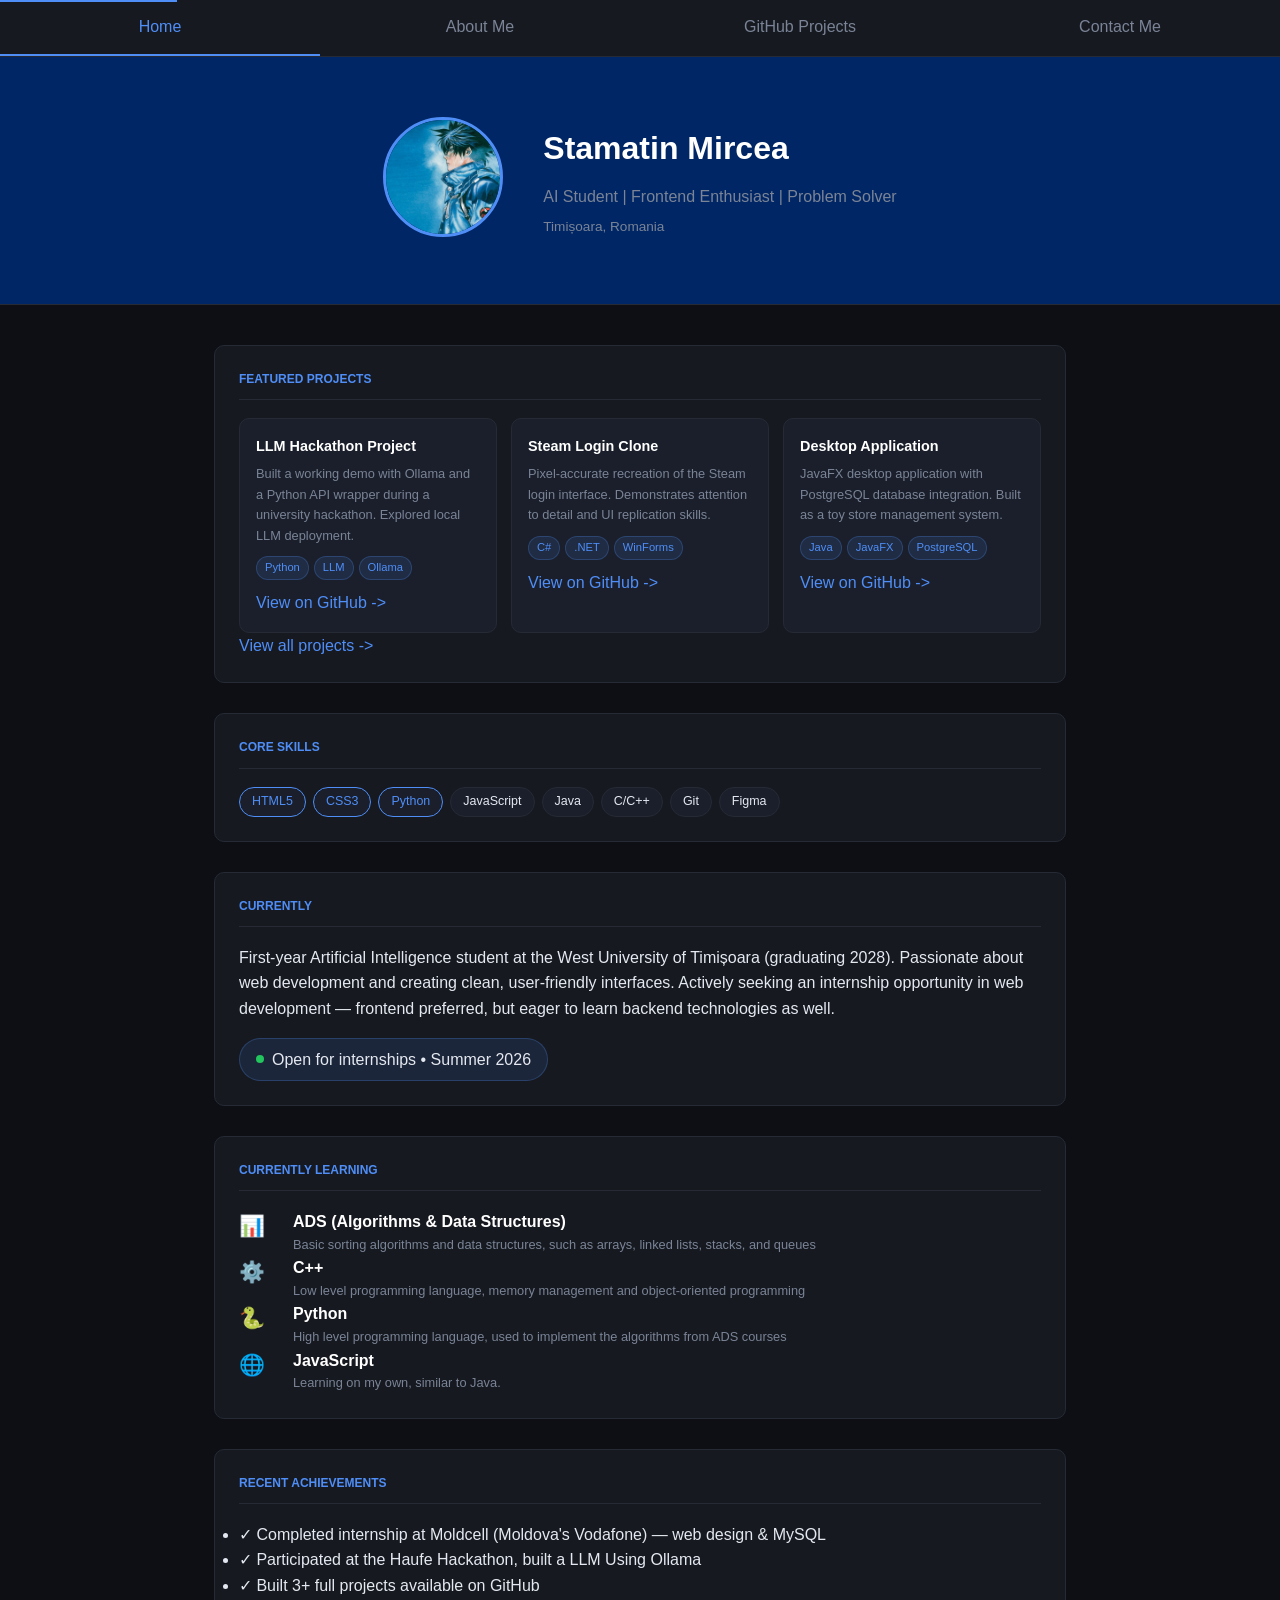
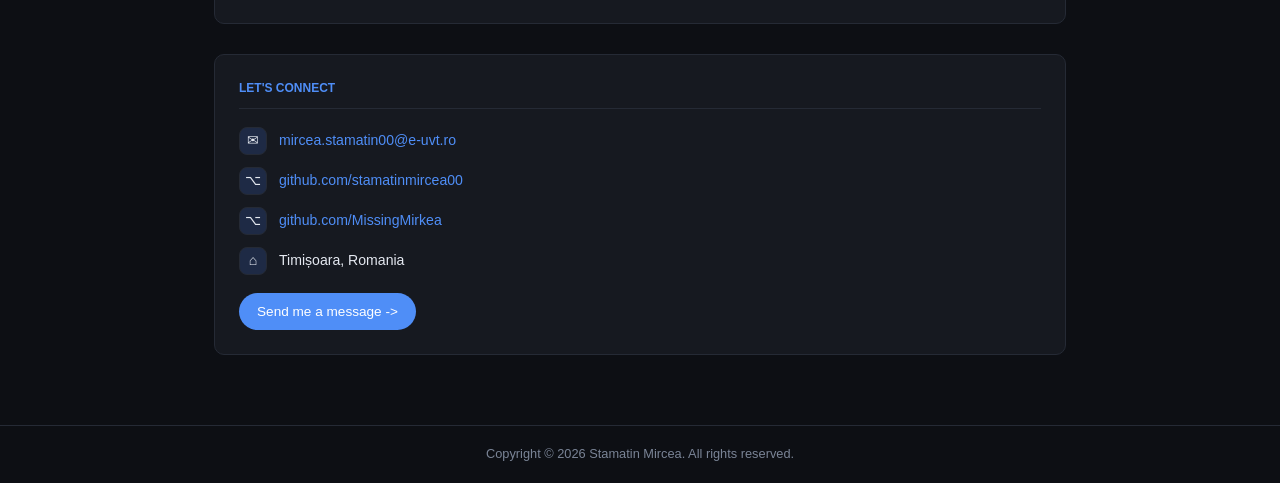
<file: index.html>
<!doctype html>
<html lang="en">
  <head>
    <meta charset="UTF-8" />
    <meta name="viewport" content="width=device-width, initial-scale=1.0" />
    <link rel="stylesheet" href="./css/style.css" />
    <title>Stamatin Mircea – AI Student & Developer Portfolio</title>
  </head>
  <body>
      <a href="#main-content" class="skip-link">Skip to main content</a>

    <header>
      <nav aria-label="main navigation">
        <ul>
          <li><a href="index.html" class="active">Home</a></li>
          <li><a href="about.html">About Me</a></li>
          <li><a href="github.html">GitHub Projects</a></li>
          <li><a href="contact.html">Contact Me</a></li>
        </ul>
      </nav>
    </header>

    <section id="descript">
      <div class="descript-left">
        <img
          src="./images/climber.jpg"
          alt="Buntarou Mori from The Climber manga looking left, wearing a blue jacket"
        />
      </div>
      <div class="descript-right">
        <h1>Stamatin Mircea</h1>
        <p>AI Student | Frontend Enthusiast | Problem Solver</p>
        <p class="location">Timișoara, Romania</p>
      </div>
    </section>

    <main id="main-content">

      <section class="cv-section">
        <h2>Featured Projects</h2>
        <div class="cards-grid">

          <article class="project-card">
            <h3>LLM Hackathon Project</h3>
            <p>Built a working demo with Ollama and a Python API wrapper during a university hackathon. Explored local LLM deployment.</p>
            <div class="tags">
              <span class="tag">Python</span>
              <span class="tag">LLM</span>
              <span class="tag">Ollama</span>
            </div>
            <a href="https://github.com/MissingMirkea/HaufeInternship2025">View on GitHub -></a>
          </article>

          <article class="project-card">
            <h3>Steam Login Clone</h3>
            <p>Pixel-accurate recreation of the Steam login interface. Demonstrates attention to detail and UI replication skills.</p>
            <div class="tags">
              <span class="tag">C#</span>
              <span class="tag">.NET</span>
              <span class="tag">WinForms</span>
            </div>
            <a href="https://github.com/MissingMirkea/SteamLabel">View on GitHub -></a>
          </article>

          <article class="project-card">
            <h3>Desktop Application</h3>
            <p>JavaFX desktop application with PostgreSQL database integration. Built as a toy store management system.</p>
            <div class="tags">
              <span class="tag">Java</span>
              <span class="tag">JavaFX</span>
              <span class="tag">PostgreSQL</span>
            </div>
            <a href="https://github.com/MissingMirkea/ToyStore" >View on GitHub -></a>
          </article>

        </div>
        <div class="section-footer">
          <a href="github.html" class="link">View all projects -></a>
        </div>
      </section>

      <section class="cv-section">
        <h2>Core Skills</h2>
        <div class="skills">
          <span class="card accent">HTML5</span>
          <span class="card accent">CSS3</span>
          <span class="card accent">Python</span>
          <span class="card">JavaScript</span>
          <span class="card">Java</span>
          <span class="card">C/C++</span>
          <span class="card">Git</span>
          <span class="card">Figma</span>
        </div>
      </section>

      <section class="cv-section">
        <h2>Currently</h2>
        <p>
          First-year Artificial Intelligence student at the West University of Timișoara (graduating 2028).
          Passionate about web development and creating clean, user-friendly interfaces. 
          Actively seeking an internship opportunity in web development — frontend preferred, 
          but eager to learn backend technologies as well.
        </p>
        <div class="status-badge">
          <span class="dot"></span>
          Open for internships • Summer 2026
        </div>
      </section>

      <section class="cv-section">
        <h2>Currently Learning</h2>
        <div class="learning-item">
            <span class="learning-icon">📊</span>
            <div>
              <strong>ADS (Algorithms & Data Structures)</strong>
              <p>Basic sorting algorithms and data structures, such as arrays, linked lists, stacks, and queues</p>
            </div>
          </div>
          <div class="learning-item">
            <span class="learning-icon">⚙️</span>
            <div>
              <strong>C++</strong>
              <p>Low level programming language, memory management and object-oriented programming</p>
            </div>
          </div>
          <div class="learning-item">
            <span class="learning-icon">🐍</span>
            <div>
              <strong>Python</strong>
              <p>High level programming language, used to implement the algorithms from ADS courses</p>
            </div>
          </div>
          <div class="learning-item">
            <span class="learning-icon">🌐</span>
            <div>
              <strong>JavaScript</strong>
              <p>Learning on my own, similar to Java.</p>
            </div>
          </div>
        </div>
      </section>

      <section class="cv-section">
        <h2>Recent Achievements</h2>
        <ul class="achievement-list">
          <li>✓ Completed internship at Moldcell (Moldova's Vodafone) — web design & MySQL</li>
          <li>✓ Participated at the Haufe Hackathon, built a LLM Using Ollama</li>
          <li>✓ Built 3+ full projects available on GitHub</li>
        </ul>
      </section>

      <section class="cv-section">
        <h2>Let's Connect</h2>
        <div class="contact-list">
          <div class="contact-item">
            <span class="contact-icon">✉</span>
            <a href="mailto:mircea.stamatin00@e-uvt.ro">mircea.stamatin00@e-uvt.ro</a>
          </div>
          <div class="contact-item">
            <span class="contact-icon">⌥</span>
            <a href="https://github.com/stamatinmircea00" >github.com/stamatinmircea00</a>
          </div>
           <div class="contact-item">
            <span class="contact-icon">⌥</span>
            <a href="https://github.com/MissingMirkea" >github.com/MissingMirkea</a>
          </div>
          <div class="contact-item">
            <span class="contact-icon">⌂</span>
            <span>Timișoara, Romania</span>
          </div>
        </div>
        <a href="contact.html" class="cta-link">Send me a message -></a>
      </section>

    </main>

    <footer>
      <p>Copyright &copy; 2026 Stamatin Mircea. All rights reserved.</p>
    </footer>

  </body>
</html>
</file>
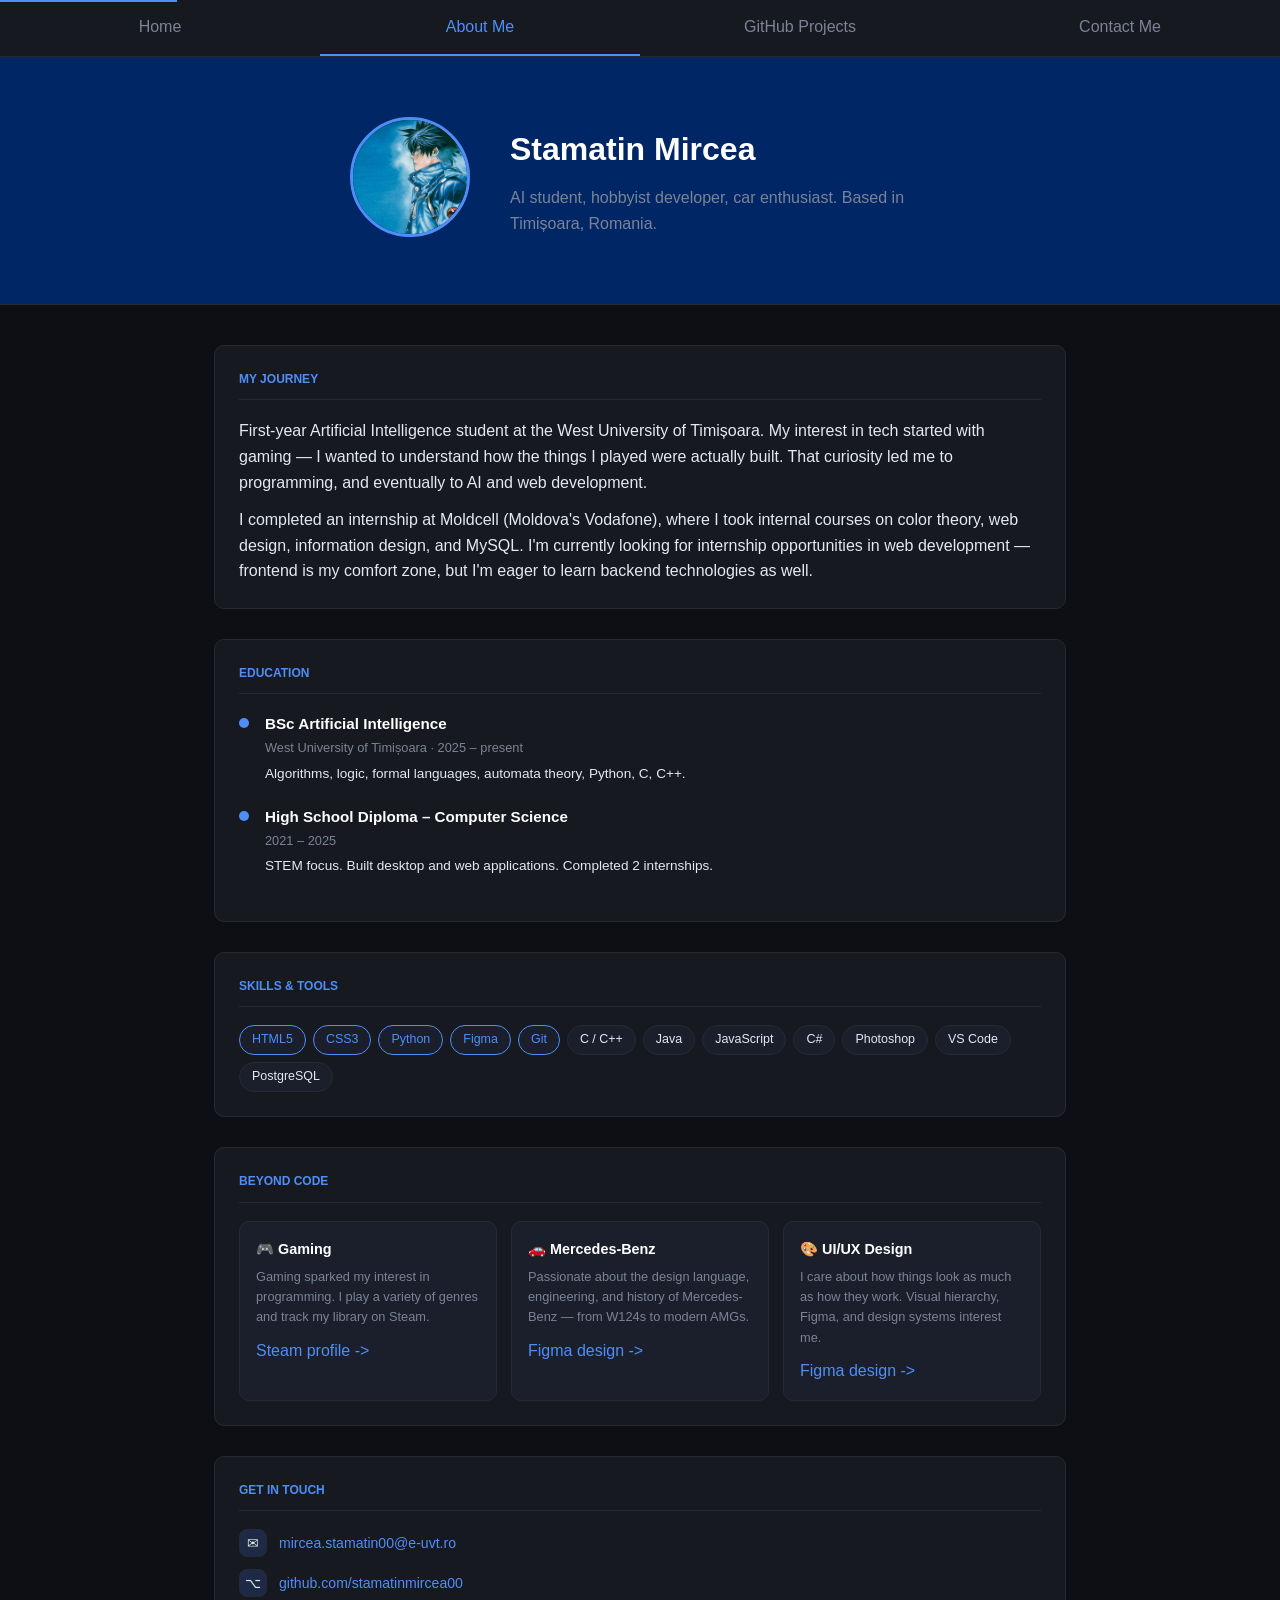
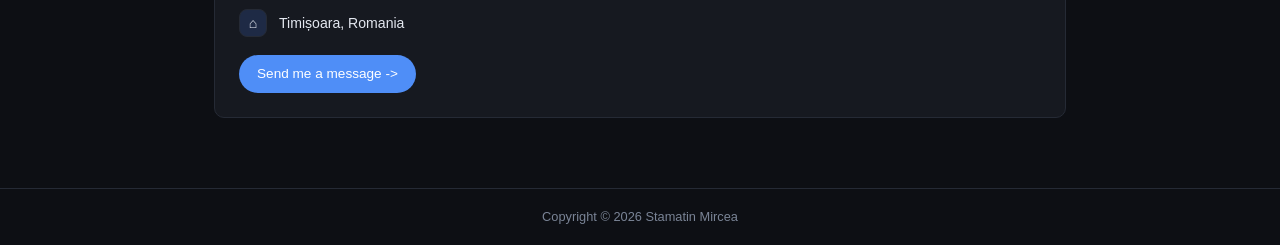
<file: about.html>
<!doctype html>
<html lang="en">
  <head>
    <meta charset="UTF-8" />
    <meta name="viewport" content="width=device-width, initial-scale=1.0" />
    <link rel="stylesheet" href="./css/style.css" />
    <title>About Me – Stamatin Mircea</title>
  </head>
  <body>
        <a href="#main-content" class="skip-link">Skip to main content</a>

    <header>
      <nav aria-label="main navigation">
        <ul>
          <li><a href="index.html">Home</a></li>
          <li><a href="about.html" class="active">About Me</a></li>
          <li><a href="github.html">GitHub Projects</a></li>
          <li><a href="contact.html">Contact Me</a></li>
        </ul>
      </nav>
    </header>

    <section id="descript">
      <div class="descript-left">
        <img
          src="./images/climber.jpg"
          alt="Buntarou Mori from The Climber manga looking left"
        />
      </div>
      <div class="descript-right">
        <h1>Stamatin Mircea</h1>
        <p>
          AI student, hobbyist developer, car enthusiast. Based in Timișoara,
          Romania.
        </p>
      </div>
    </section>

    <main id="main-content">
      <section class="cv-section">
        <h2>My Journey</h2>
        <p>
          First-year Artificial Intelligence student at the West University of
          Timișoara. My interest in tech started with gaming — I wanted to
          understand how the things I played were actually built. That curiosity
          led me to programming, and eventually to AI and web development.
        </p>
        <p style="margin-top: 12px">
          I completed an internship at Moldcell (Moldova's Vodafone), where I
          took internal courses on color theory, web design, information design,
          and MySQL. I'm currently looking for internship opportunities in web
          development — frontend is my comfort zone, but I'm eager to learn
          backend technologies as well.
        </p>
      </section>

      <section class="cv-section">
        <h2>Education</h2>
        <div class="timeline-item">
          <div class="timeline-dot"></div>
          <div class="timeline-content">
            <h3>BSc Artificial Intelligence</h3>
            <p class="meta">West University of Timișoara · 2025 – present</p>
            <p>
              Algorithms, logic, formal languages, automata theory, Python, C,
              C++.
            </p>
          </div>
        </div>
        <div class="timeline-item">
          <div class="timeline-dot"></div>
          <div class="timeline-content">
            <h3>High School Diploma – Computer Science</h3>
            <p class="meta">2021 – 2025</p>
            <p>
              STEM focus. Built desktop and web applications. Completed 2
              internships.
            </p>
          </div>
        </div>
      </section>

      <section class="cv-section">
        <h2>Skills & Tools</h2>
        <div class="skills">
          <span class="card accent">HTML5</span>
          <span class="card accent">CSS3</span>
          <span class="card accent">Python</span>
          <span class="card accent">Figma</span>
          <span class="card accent">Git</span>
          <span class="card">C / C++</span>
          <span class="card">Java</span>
          <span class="card">JavaScript</span>
          <span class="card">C#</span>
          <span class="card">Photoshop</span>
          <span class="card">VS Code</span>
          <span class="card">PostgreSQL</span>
        </div>
      </section>

      <section class="cv-section">
        <h2>Beyond Code</h2>
        <div class="cards-grid">
          <article class="project-card">
            <h3>🎮 Gaming</h3>
            <p>
              Gaming sparked my interest in programming. I play a variety of
              genres and track my library on Steam.
            </p>
            <a href="https://steamcommunity.com/id/metanoss/"
              >Steam profile -></a
            >
          </article>
          <article class="project-card">
            <h3>🚗 Mercedes-Benz</h3>
            <p>
              Passionate about the design language, engineering, and history of
              Mercedes-Benz — from W124s to modern AMGs.
            </p>
            <a
              href="https://www.figma.com/design/hnxFnQ6Jcvk5YuZM6ooMzJ/Mercedes?node-id=0-1&t=zbNVT86B1UT4k3LU-1"
              target="_blank"
              >Figma design -></a
            >
          </article>
          <article class="project-card">
            <h3>🎨 UI/UX Design</h3>
            <p>
              I care about how things look as much as how they work. Visual
              hierarchy, Figma, and design systems interest me.
            </p>
            <a
              href="https://www.figma.com/design/hnxFnQ6Jcvk5YuZM6ooMzJ/Mercedes?node-id=0-1&t=zbNVT86B1UT4k3LU-1"
              target="_blank"
              >Figma design -></a
            >
          </article>
        </div>
      </section>

      <section class="cv-section">
        <h2>Get in Touch</h2>
        <div class="contact-list">
          <div class="contact-item">
            <span class="contact-icon">✉</span>
            <a href="mailto:mircea.stamatin00@e-uvt.ro"
              >mircea.stamatin00@e-uvt.ro</a
            >
          </div>
          <div class="contact-item">
            <span class="contact-icon">⌥</span>
            <a href="https://github.com/stamatinmircea00" target="_blank"
              >github.com/stamatinmircea00</a
            >
          </div>
          <div class="contact-item">
            <span class="contact-icon">⌂</span>
            <span>Timișoara, Romania</span>
          </div>
        </div>
        <a href="contact.html" class="cta-link">Send me a message -></a>
      </section>
    </main>

    <footer>
      <p>Copyright &copy; 2026 Stamatin Mircea</p>
    </footer>
  </body>
</html>
</file>
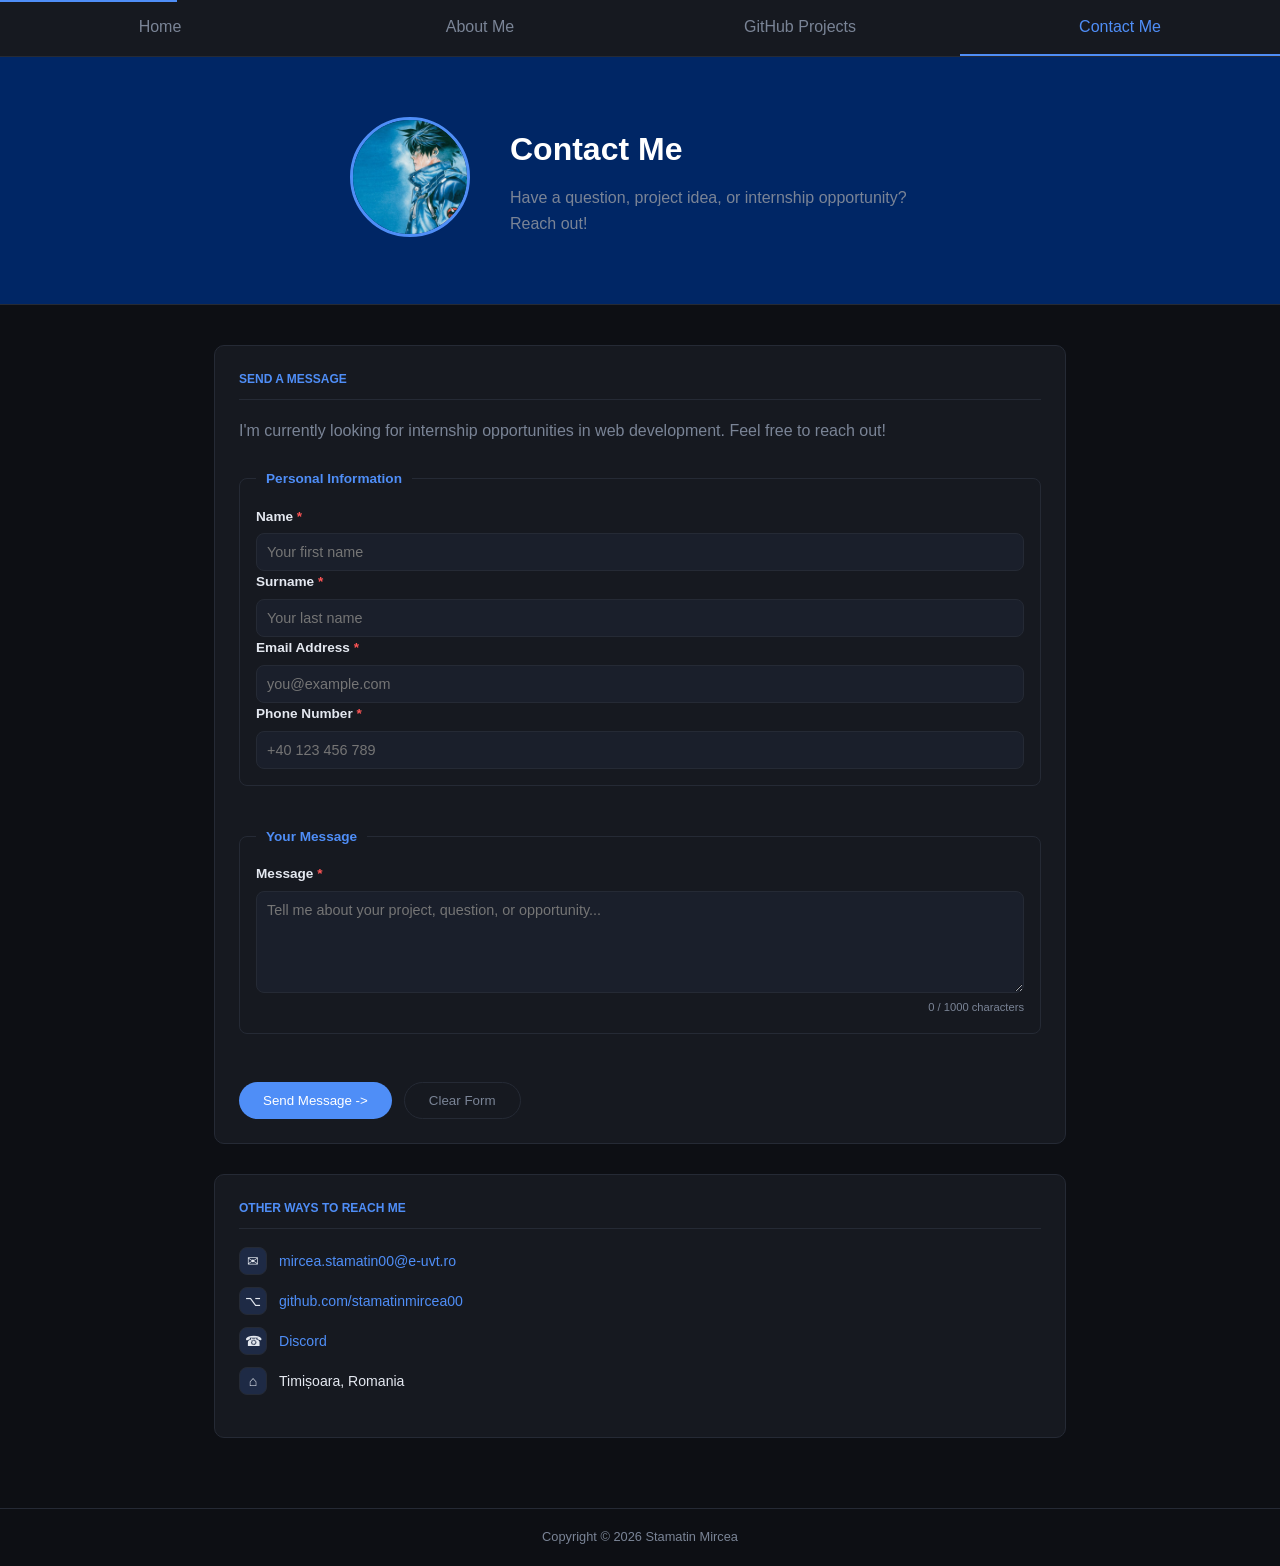
<file: contact.html>
<!doctype html>
<html lang="en">
  <head>
    <meta charset="UTF-8" />
    <meta name="viewport" content="width=device-width, initial-scale=1.0" />
    <link rel="stylesheet" href="./css/style.css" />
    <title>Contact Me – Stamatin Mircea</title>
  </head>
  <body>
        <a href="#main-content" class="skip-link">Skip to main content</a>

    <header>
      <nav aria-label="main navigation">
        <ul>
          <li><a href="index.html">Home</a></li>
          <li><a href="about.html">About Me</a></li>
          <li><a href="github.html">GitHub Projects</a></li>
          <li><a href="contact.html" class="active">Contact Me</a></li>
        </ul>
      </nav>
    </header>

    <section id="descript">
      <div class="descript-left">
        <img
          src="./images/climber.jpg"
          alt="Buntarou Mori from The Climber manga looking left"
        />
      </div>
      <div class="descript-right">
        <h1>Contact Me</h1>
        <p>
          Have a question, project idea, or internship opportunity? Reach out!
        </p>
      </div>
    </section>

    <main id="main-content">
      <section class="cv-section">
    <h2>Send a Message</h2>
    <p class="form-intro">
        I'm currently looking for internship opportunities in web development.
        Feel free to reach out!
    </p>

    <form action="#" method="post" class="contact-form" id="contactForm" novalidate>
        
        <fieldset>
            <legend>Personal Information</legend>
            
            <div class="form-group">
                <label for="name">Name <span class="required">*</span></label>
                <input type="text" id="name" name="name" required placeholder="Your first name" minlength="2" maxlength="50" />
                <div class="error-message" id="name-error"></div>
            </div>

            <div class="form-group">
                <label for="surname">Surname <span class="required">*</span></label>
                <input type="text" id="surname" name="surname" required placeholder="Your last name" minlength="2" maxlength="50" />
                <div class="error-message" id="surname-error"></div>
            </div>

            <div class="form-group">
                <label for="email">Email Address <span class="required">*</span></label>
                <input type="email" id="email" name="email" required placeholder="you@example.com" pattern="[a-z0-9._%+-]+@[a-z0-9.-]+\.[a-z]{2,}$" />
                <div class="error-message" id="email-error"></div>
            </div>

            <div class="form-group">
                <label for="phone">Phone Number <span class="required">*</span></label>
                <input type="tel" id="phone" name="phone" required placeholder="+40 123 456 789" pattern="[0-9+\s\-\(\)]{8,20}" />
                <div class="error-message" id="phone-error"></div>
            </div>
        </fieldset>

        <fieldset>
            <legend>Your Message</legend>
            
            <div class="form-group">
                <label for="message">Message <span class="required">*</span></label>
                <textarea id="message" name="message" required placeholder="Tell me about your project, question, or opportunity..." rows="5" minlength="10" maxlength="1000" style="max-width: 802px"></textarea>
                <div class="error-message" id="message-error"></div>
                <small class="character-count">0 / 1000 characters</small>
            </div>
        </fieldset>

        <div class="form-actions">
            <button type="submit" class="submit-btn">Send Message -></button>
            <button type="reset" class="reset-btn">Clear Form</button>
        </div>

        <div class="success-message" id="successMessage" style="display: none">
            ✓ Thank you for your message! I'll get back to you soon.
        </div>
    </form>
</section>

      <section class="cv-section">
        <h2>Other Ways to Reach Me</h2>
        <div class="contact-list">
          <div class="contact-item">
            <span class="contact-icon">✉</span>
            <a href="mailto:mircea.stamatin00@e-uvt.ro"
              >mircea.stamatin00@e-uvt.ro</a
            >
          </div>
          <div class="contact-item">
            <span class="contact-icon">⌥</span>
            <a href="https://github.com/stamatinmircea00"
              >github.com/stamatinmircea00</a
            >
          </div>
          <div class="contact-item">
            <span class="contact-icon">☎</span>
            <a href="https://discordapp.com/users/1328396941444255839"
              >Discord</a
            >
          </div>
          <div class="contact-item">
            <span class="contact-icon">⌂</span>
            <span>Timișoara, Romania</span>
          </div>
        </div>
      </section>
    </main>

    <footer>
      <p>Copyright &copy; 2026 Stamatin Mircea</p>
    </footer>
  </body>
</html>
</file>
<file: css/style.css>
* {
    margin: 0;
    padding: 0;
    box-sizing: border-box;
}

body {
    font-family: Verdana, sans-serif;
    background-color: #0d0f14;
    color: #e4e8f0;
    line-height: 1.6;
}

a {
    color: #4f8ef7;
    text-decoration: none;
}

a:hover {
    text-decoration: underline;
}

.skip-link {
    position: absolute;
    top: -40px;
    left: 0;
    background: #4f8ef7;
    color: white;
    padding: 8px 16px;
    z-index: 100;
}

.skip-link:focus {
    top: 0;
}

header {
    position: sticky;
    top: 0;
    background-color: #161920;
    border-bottom: 1px solid #252a35;
}

nav ul {
    list-style: none;
    display: flex;
}

nav ul li {
    flex: 1;
    text-align: center;
}

nav ul li a {
    display: block;
    padding: 14px 0;
    color: #7a8496;
    border-bottom: 2px solid transparent;
}

nav ul li a:hover,
nav ul li a.active {
    color: #4f8ef7;
    border-bottom: 2px solid #4f8ef7;
    text-decoration: none;
}

#descript {
    display: flex;
    align-items: center;
    gap: 40px;
    padding: 60px 40px;
    background-color: #002665;
    justify-content: center;
    border-bottom: 1px solid #252a35;
}

.descript-left img {
    width: 120px;
    height: 120px;
    border-radius: 50%;
    object-fit: cover;
    border: 3px solid #4f8ef7;
}

.descript-right h1 {
    font-size: 2rem;
    color: white;
    margin-bottom: 10px;
}

.descript-right p {
    color: #7a8496;
    max-width: 420px;
}

.location {
    font-size: 0.85rem;
    margin-top: 6px;
    color: #7a8496;
}

main {
    max-width: 900px;
    margin: 0 auto;
    padding: 40px 24px;
}

.cv-section {
    background-color: #161920;
    border: 1px solid #252a35;
    border-radius: 10px;
    padding: 24px;
    margin-bottom: 30px;
}

.cv-section h2 {
    font-size: 0.75rem;
    text-transform: uppercase;
    color: #4f8ef7;
    margin-bottom: 18px;
    padding-bottom: 10px;
    border-bottom: 1px solid #252a35;
}

.cards-grid {
    display: grid;
    grid-template-columns: repeat(auto-fill, minmax(200px, 1fr));
    gap: 14px;
}

.project-card {
    background-color: #1a1f2b;
    border: 1px solid #252a35;
    border-radius: 10px;
    padding: 16px;
}

.project-card h3 {
    font-size: 0.9rem;
    color: white;
    margin-bottom: 6px;
}

.project-card p {
    font-size: 0.8rem;
    color: #7a8496;
    margin-bottom: 10px;
}

.tags {
    display: flex;
    flex-wrap: wrap;
    gap: 5px;
    margin-bottom: 10px;
}

.tag {
    font-size: 0.7rem;
    padding: 2px 8px;
    border-radius: 20px;
    background-color: rgba(79, 142, 247, 0.12);
    color: #4f8ef7;
    border: 1px solid rgba(79, 142, 247, 0.25);
}

.skills {
    display: flex;
    flex-wrap: wrap;
    gap: 7px;
}

.card {
    display: inline-block;
    padding: 4px 12px;
    border-radius: 20px;
    font-size: 0.78rem;
    background-color: #1a1f2b;
    border: 1px solid #252a35;
    color: #e4e8f0;
}

.card.accent {
    border-color: #4f8ef7;
    color: #4f8ef7;
}

.timeline-item {
    display: flex;
    gap: 16px;
    margin-bottom: 20px;
}

.timeline-dot {
    width: 10px;
    height: 10px;
    border-radius: 50%;
    background-color: #4f8ef7;
    margin-top: 6px;
}

.timeline-content h3 {
    font-size: 0.95rem;
    color: white;
    margin-bottom: 2px;
}

.timeline-content .meta {
    font-size: 0.8rem;
    color: #7a8496;
    margin-bottom: 4px;
}

.timeline-content p {
    font-size: 0.85rem;
    color: #e4e8f0;
}

.contact-list {
    display: flex;
    flex-direction: column;
    gap: 12px;
    margin-bottom: 18px;
}

.contact-item {
    display: flex;
    align-items: center;
    gap: 12px;
    font-size: 0.88rem;
}

.contact-icon {
    width: 28px;
    height: 28px;
    border-radius: 8px;
    background-color: #1e2a45;
    border: 1px solid #252a35;
    display: flex;
    align-items: center;
    justify-content: center;
}

.cta-link {
    display: inline-block;
    padding: 8px 18px;
    border-radius: 25px;
    background-color: #4f8ef7;
    color: white;
    font-size: 0.85rem;
}

.cta-link:hover {
    opacity: 0.85;
    text-decoration: none;
}

footer {
    border-top: 1px solid #252a35;
    text-align: center;
    padding: 18px;
    font-size: 0.8rem;
    color: #7a8496;
}

.learning-list {
    display: flex;
    flex-direction: column;
    gap: 16px;
}

.learning-item {
    display: flex;
    gap: 14px;
}

.learning-icon {
    font-size: 1.3rem;
    width: 40px;
}

.learning-item strong {
    color: white;
}

.learning-item p {
    font-size: 0.8rem;
    color: #7a8496;
}

.status-badge {
    display: inline-flex;
    align-items: center;
    gap: 8px;
    background-color: rgba(79, 142, 247, 0.12);
    border: 1px solid rgba(79, 142, 247, 0.25);
    border-radius: 30px;
    padding: 8px 16px;
    margin-top: 16px;
}

.dot {
    width: 8px;
    height: 8px;
    background-color: #22c55e;
    border-radius: 50%;
    display: inline-block;
}

.projects-table, .stats-table {
    width: 100%;
    border-collapse: collapse;
    font-size: 0.85rem;
}

.projects-table caption, .stats-table caption {
    font-size: 0.75rem;
    color: #7a8496;
    margin-bottom: 12px;
    caption-side: bottom;
    padding-top: 10px;
}

.projects-table th, .stats-table th {
    background-color: #1a1f2b;
    color: #4f8ef7;
    padding: 10px;
    text-align: left;
    border-bottom: 2px solid #252a35;
}

.projects-table td, .stats-table td {
    padding: 10px;
    border-bottom: 1px solid #252a35;
    color: #e4e8f0;
}

.form-intro {
    color: #7a8496;
    margin-bottom: 24px;
}

.contact-form {
    display: flex;
    flex-direction: column;
    gap: 20px;
}

.form-group {
    display: flex;
    flex-direction: column;
    gap: 6px;
}

.form-group label {
    font-size: 0.85rem;
    font-weight: bold;
    color: #e4e8f0;
}

.required {
    color: #ff5555;
}

.form-group input,
.form-group textarea {
    background-color: #1a1f2b;
    border: 1px solid #252a35;
    border-radius: 8px;
    padding: 10px;
    font-size: 0.9rem;
    color: #e4e8f0;
    font-family: Verdana, sans-serif;
}

.form-group input:focus,
.form-group textarea:focus {
    outline: none;
    border-color: #4f8ef7;
}

.error-message {
    color: #ff5555;
    font-size: 0.75rem;
    display: none;
}

.character-count {
    font-size: 0.7rem;
    color: #7a8496;
    text-align: right;
}

.form-actions {
    display: flex;
    gap: 12px;
    margin-top: 8px;
}

.submit-btn {
    background-color: #4f8ef7;
    color: white;
    border: none;
    padding: 10px 24px;
    border-radius: 25px;
    cursor: pointer;
}

.reset-btn {
    background-color: transparent;
    color: #7a8496;
    border: 1px solid #252a35;
    padding: 10px 24px;
    border-radius: 25px;
    cursor: pointer;
}

.success-message {
    background-color: rgba(34, 197, 94, 0.15);
    border: 1px solid #22c55e;
    border-radius: 8px;
    padding: 12px;
    color: #22c55e;
    text-align: center;
    margin-top: 16px;
}

fieldset {
    border: 1px solid #252a35;
    border-radius: 8px;
    padding: 16px;
    margin-bottom: 20px;
}

legend {
    color: #4f8ef7;
    padding: 0 10px;
    font-size: 0.85rem;
    font-weight: bold;
}

@media (max-width: 640px) {
    #descript {
        flex-direction: column;
        text-align: center;
        padding: 40px 20px;
    }
    
    nav ul li a {
        font-size: 0.75rem;
        padding: 12px 0;
    }
    
    .cards-grid {
        grid-template-columns: 1fr;
    }
    
    .form-actions {
        flex-direction: column;
    }
    
    .submit-btn, .reset-btn {
        width: 100%;
        text-align: center;
    }
}
</file>
